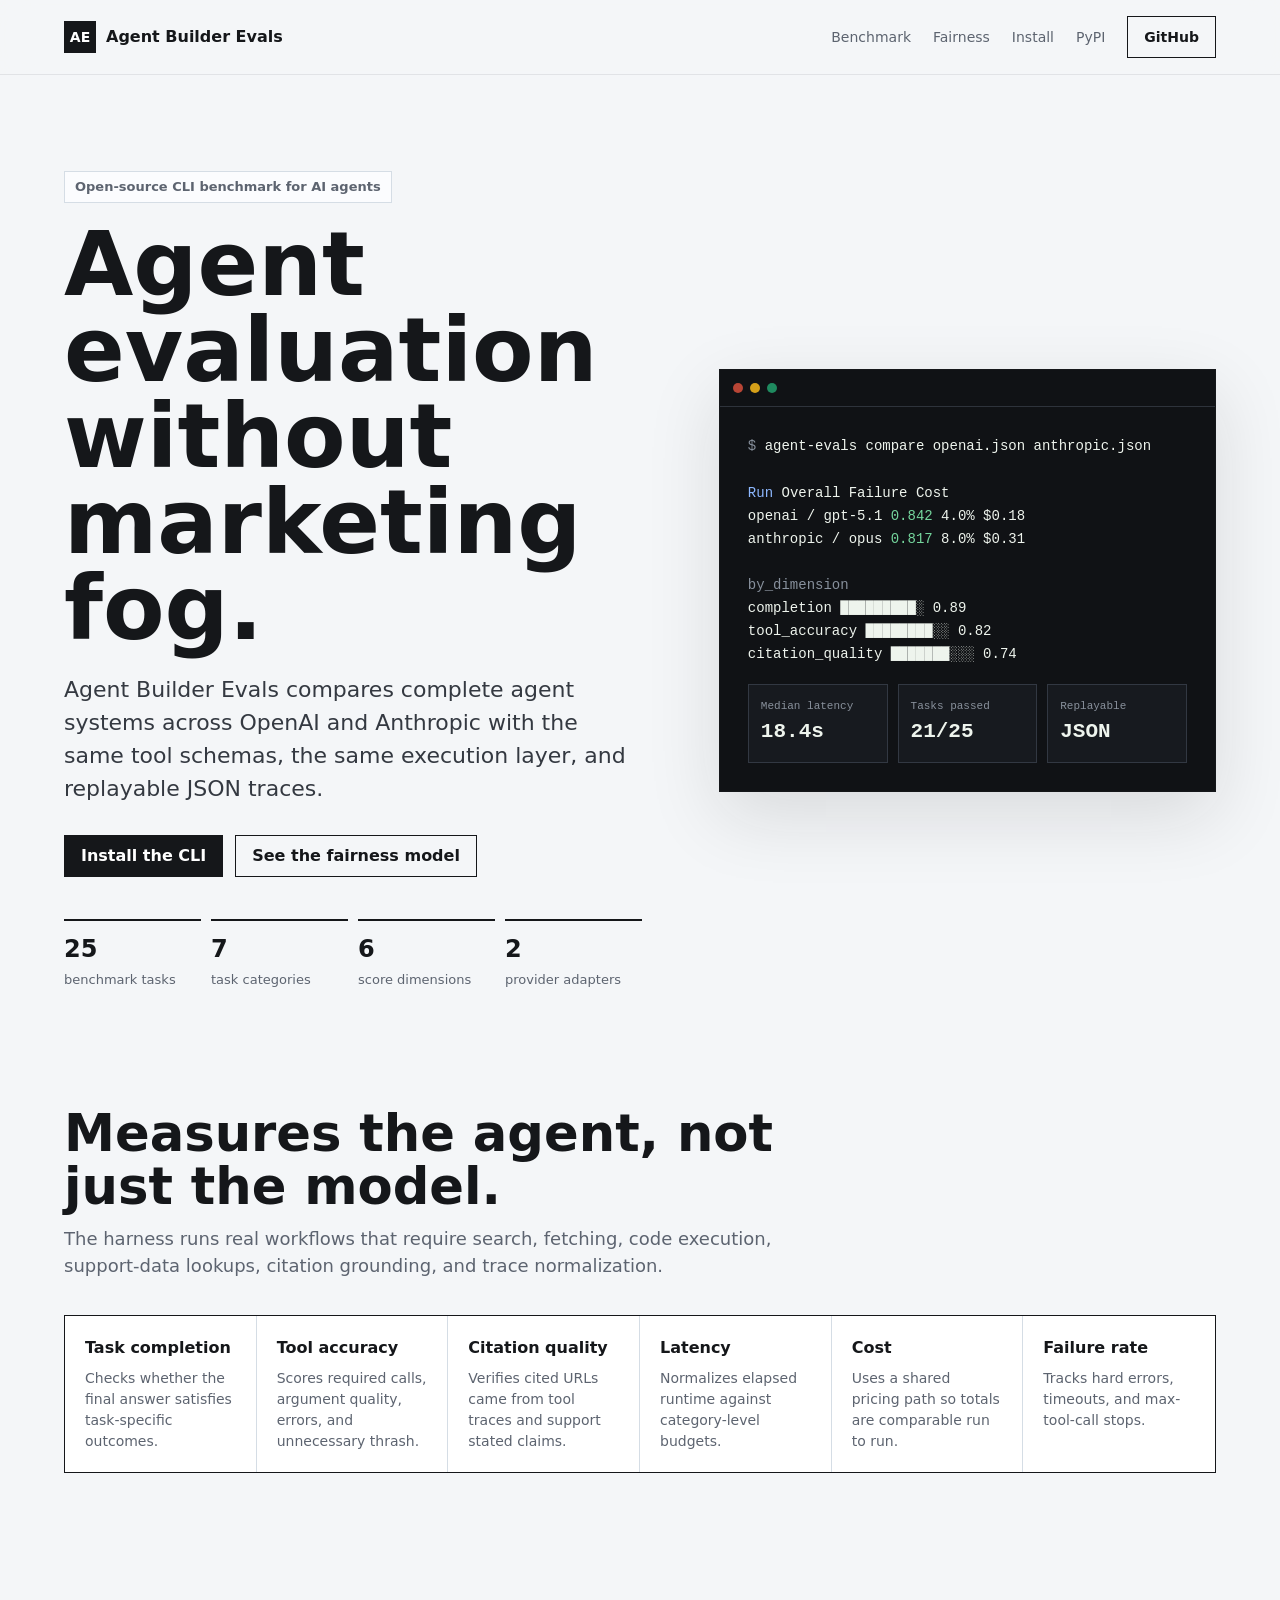
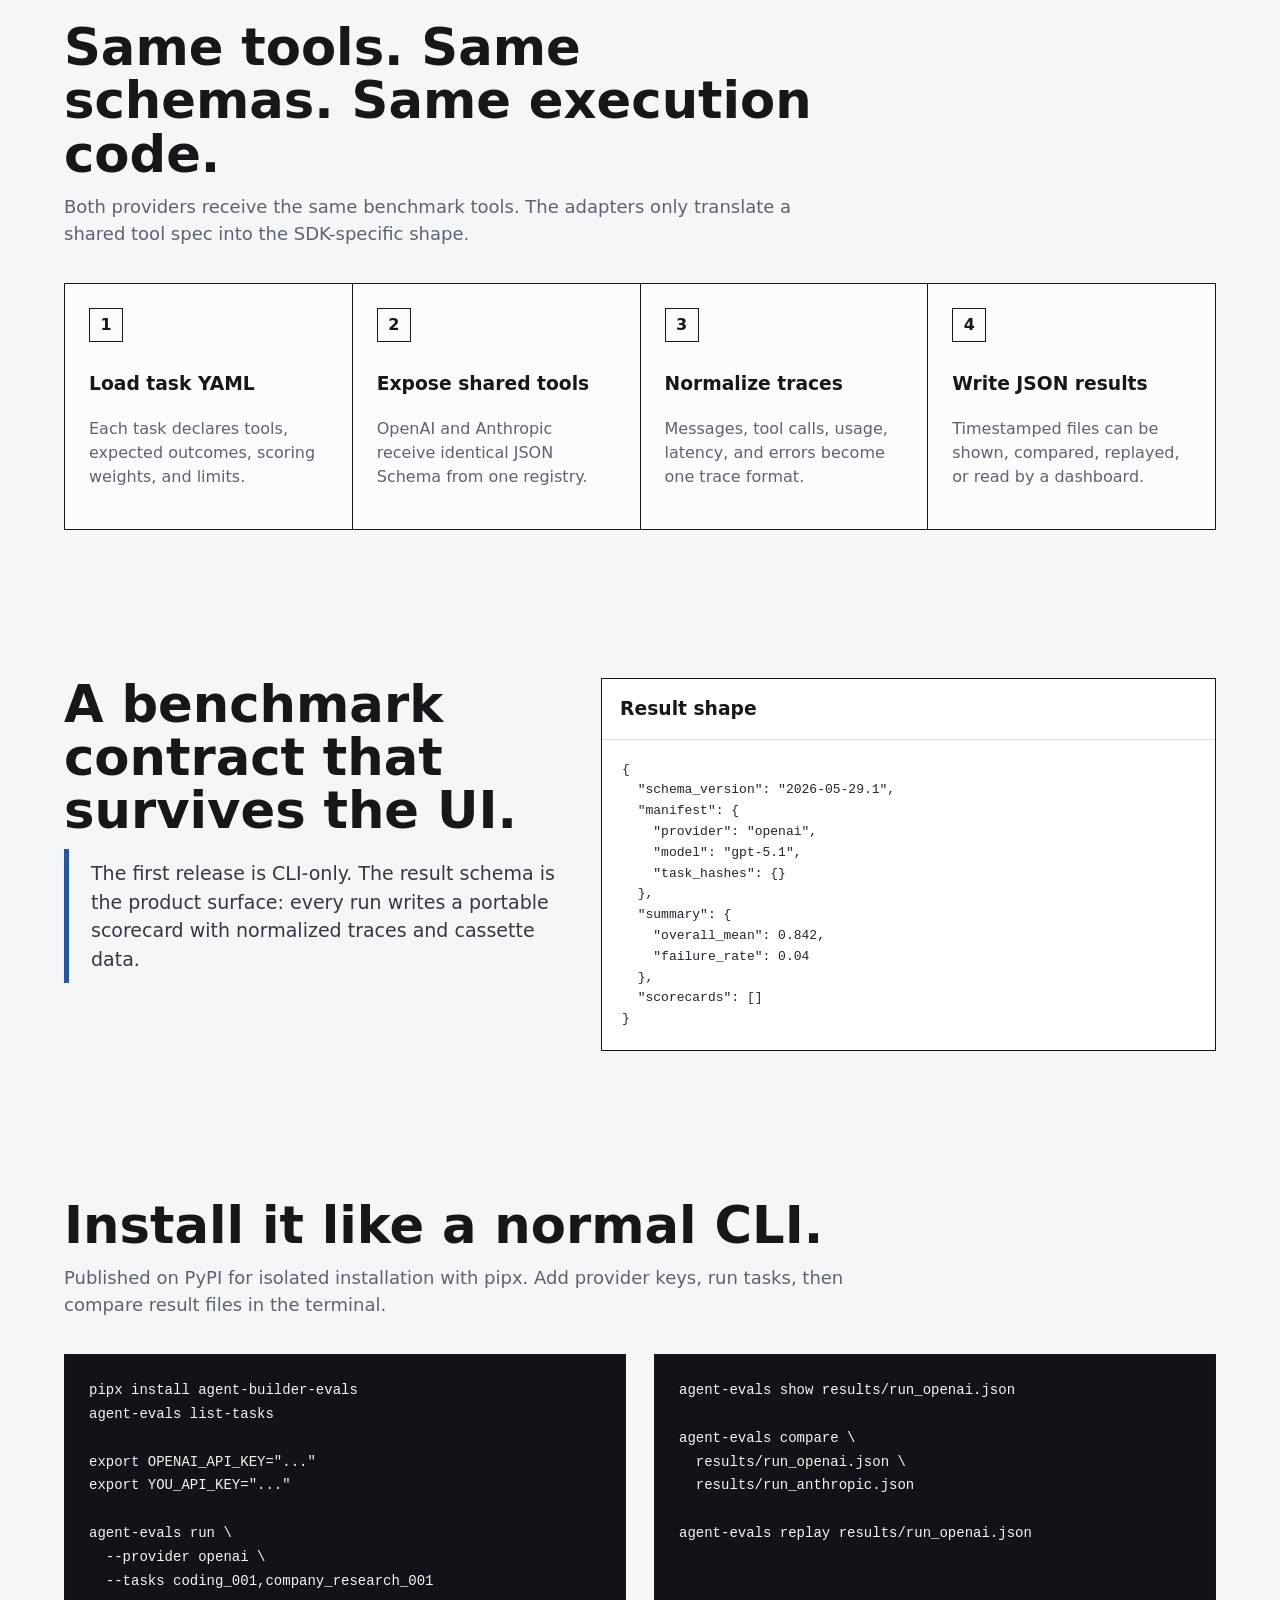
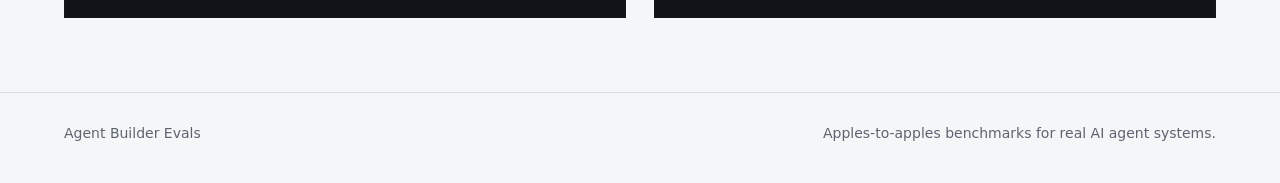
<file: index.html>
<!doctype html>
<html lang="en">
  <head>
    <meta charset="utf-8" />
    <meta name="viewport" content="width=device-width, initial-scale=1" />
    <title>Agent Builder Evals</title>
    <meta
      name="description"
      content="Open-source CLI benchmark suite for apples-to-apples AI agent evaluation across providers."
    />
    <meta property="og:title" content="Agent Builder Evals" />
    <meta
      property="og:description"
      content="Apples-to-apples CLI benchmarks for real AI agent systems."
    />
    <meta property="og:type" content="website" />
    <link rel="stylesheet" href="styles.css" />
  </head>
  <body>
    <div class="shell">
      <nav class="nav" aria-label="Primary navigation">
        <div class="brand">
          <span class="mark">AE</span>
          <span>Agent Builder Evals</span>
        </div>
        <div class="nav-links">
          <a href="#benchmark">Benchmark</a>
          <a href="#fairness">Fairness</a>
          <a href="#install">Install</a>
          <a href="https://pypi.org/project/agent-builder-evals/">PyPI</a>
          <a class="button secondary" href="https://github.com/brainsparker/Agent-Builder-Evals">
            GitHub
          </a>
        </div>
      </nav>

      <main>
        <header class="hero">
          <div>
            <p class="eyebrow">Open-source CLI benchmark for AI agents</p>
            <h1>Agent evaluation without marketing fog.</h1>
            <p class="hero-copy">
              Agent Builder Evals compares complete agent systems across OpenAI and Anthropic
              with the same tool schemas, the same execution layer, and replayable JSON traces.
            </p>
            <div class="actions">
              <a class="button" href="#install">Install the CLI</a>
              <a class="button secondary" href="#fairness">See the fairness model</a>
            </div>
            <div class="proof-row" aria-label="Project facts">
              <div class="proof"><strong>25</strong><span>benchmark tasks</span></div>
              <div class="proof"><strong>7</strong><span>task categories</span></div>
              <div class="proof"><strong>6</strong><span>score dimensions</span></div>
              <div class="proof"><strong>2</strong><span>provider adapters</span></div>
            </div>
          </div>

          <div class="product-shot" aria-label="Terminal output preview">
            <div class="terminal-bar">
              <span class="dot"></span><span class="dot"></span><span class="dot"></span>
            </div>
            <div class="terminal">
              <div><span class="muted">$</span> agent-evals compare openai.json anthropic.json</div>
              <br />
              <div><span class="blue">Run</span>                  Overall   Failure   Cost</div>
              <div>openai / gpt-5.1       <span class="green">0.842</span>     4.0%      $0.18</div>
              <div>anthropic / opus       <span class="green">0.817</span>     8.0%      $0.31</div>
              <br />
              <div class="muted">by_dimension</div>
              <div>completion       █████████░ 0.89</div>
              <div>tool_accuracy    ████████░░ 0.82</div>
              <div>citation_quality ███████░░░ 0.74</div>
              <div class="score-grid">
                <div class="score"><span>Median latency</span><strong>18.4s</strong></div>
                <div class="score"><span>Tasks passed</span><strong>21/25</strong></div>
                <div class="score"><span>Replayable</span><strong>JSON</strong></div>
              </div>
            </div>
          </div>
        </header>

        <section id="benchmark">
          <div class="section-head">
            <h2>Measures the agent, not just the model.</h2>
            <p>
              The harness runs real workflows that require search, fetching, code execution,
              support-data lookups, citation grounding, and trace normalization.
            </p>
          </div>
          <div class="metrics">
            <div class="metric">
              <b>Task completion</b>
              <p>Checks whether the final answer satisfies task-specific outcomes.</p>
            </div>
            <div class="metric">
              <b>Tool accuracy</b>
              <p>Scores required calls, argument quality, errors, and unnecessary thrash.</p>
            </div>
            <div class="metric">
              <b>Citation quality</b>
              <p>Verifies cited URLs came from tool traces and support stated claims.</p>
            </div>
            <div class="metric">
              <b>Latency</b>
              <p>Normalizes elapsed runtime against category-level budgets.</p>
            </div>
            <div class="metric">
              <b>Cost</b>
              <p>Uses a shared pricing path so totals are comparable run to run.</p>
            </div>
            <div class="metric">
              <b>Failure rate</b>
              <p>Tracks hard errors, timeouts, and max-tool-call stops.</p>
            </div>
          </div>
        </section>

        <section id="fairness">
          <div class="section-head">
            <h2>Same tools. Same schemas. Same execution code.</h2>
            <p>
              Both providers receive the same benchmark tools. The adapters only translate a
              shared tool spec into the SDK-specific shape.
            </p>
          </div>
          <div class="flow">
            <div class="flow-step">
              <span class="num">1</span>
              <h3>Load task YAML</h3>
              <p>Each task declares tools, expected outcomes, scoring weights, and limits.</p>
            </div>
            <div class="flow-step">
              <span class="num">2</span>
              <h3>Expose shared tools</h3>
              <p>OpenAI and Anthropic receive identical JSON Schema from one registry.</p>
            </div>
            <div class="flow-step">
              <span class="num">3</span>
              <h3>Normalize traces</h3>
              <p>Messages, tool calls, usage, latency, and errors become one trace format.</p>
            </div>
            <div class="flow-step">
              <span class="num">4</span>
              <h3>Write JSON results</h3>
              <p>Timestamped files can be shown, compared, replayed, or read by a dashboard.</p>
            </div>
          </div>
        </section>

        <section>
          <div class="comparison">
            <div>
              <h2>A benchmark contract that survives the UI.</h2>
              <p class="callout">
                The first release is CLI-only. The result schema is the product surface: every run
                writes a portable scorecard with normalized traces and cassette data.
              </p>
            </div>
            <div class="schema">
              <h3>Result shape</h3>
              <pre><code>{
  "schema_version": "2026-05-29.1",
  "manifest": {
    "provider": "openai",
    "model": "gpt-5.1",
    "task_hashes": {}
  },
  "summary": {
    "overall_mean": 0.842,
    "failure_rate": 0.04
  },
  "scorecards": []
}</code></pre>
            </div>
          </div>
        </section>

        <section id="install">
          <div class="section-head">
            <h2>Install it like a normal CLI.</h2>
            <p>
              Published on PyPI for isolated installation with pipx. Add provider keys, run tasks,
              then compare result files in the terminal.
            </p>
          </div>
          <div class="install">
            <div class="command">
              <pre><code>pipx install agent-builder-evals
agent-evals list-tasks

export OPENAI_API_KEY="..."
export YOU_API_KEY="..."

agent-evals run \
  --provider openai \
  --tasks coding_001,company_research_001</code></pre>
            </div>
            <div class="command">
              <pre><code>agent-evals show results/run_openai.json

agent-evals compare \
  results/run_openai.json \
  results/run_anthropic.json

agent-evals replay results/run_openai.json</code></pre>
            </div>
          </div>
        </section>
      </main>

      <footer class="footer">
        <span>Agent Builder Evals</span>
        <span>Apples-to-apples benchmarks for real AI agent systems.</span>
      </footer>
    </div>
  </body>
</html>
</file>
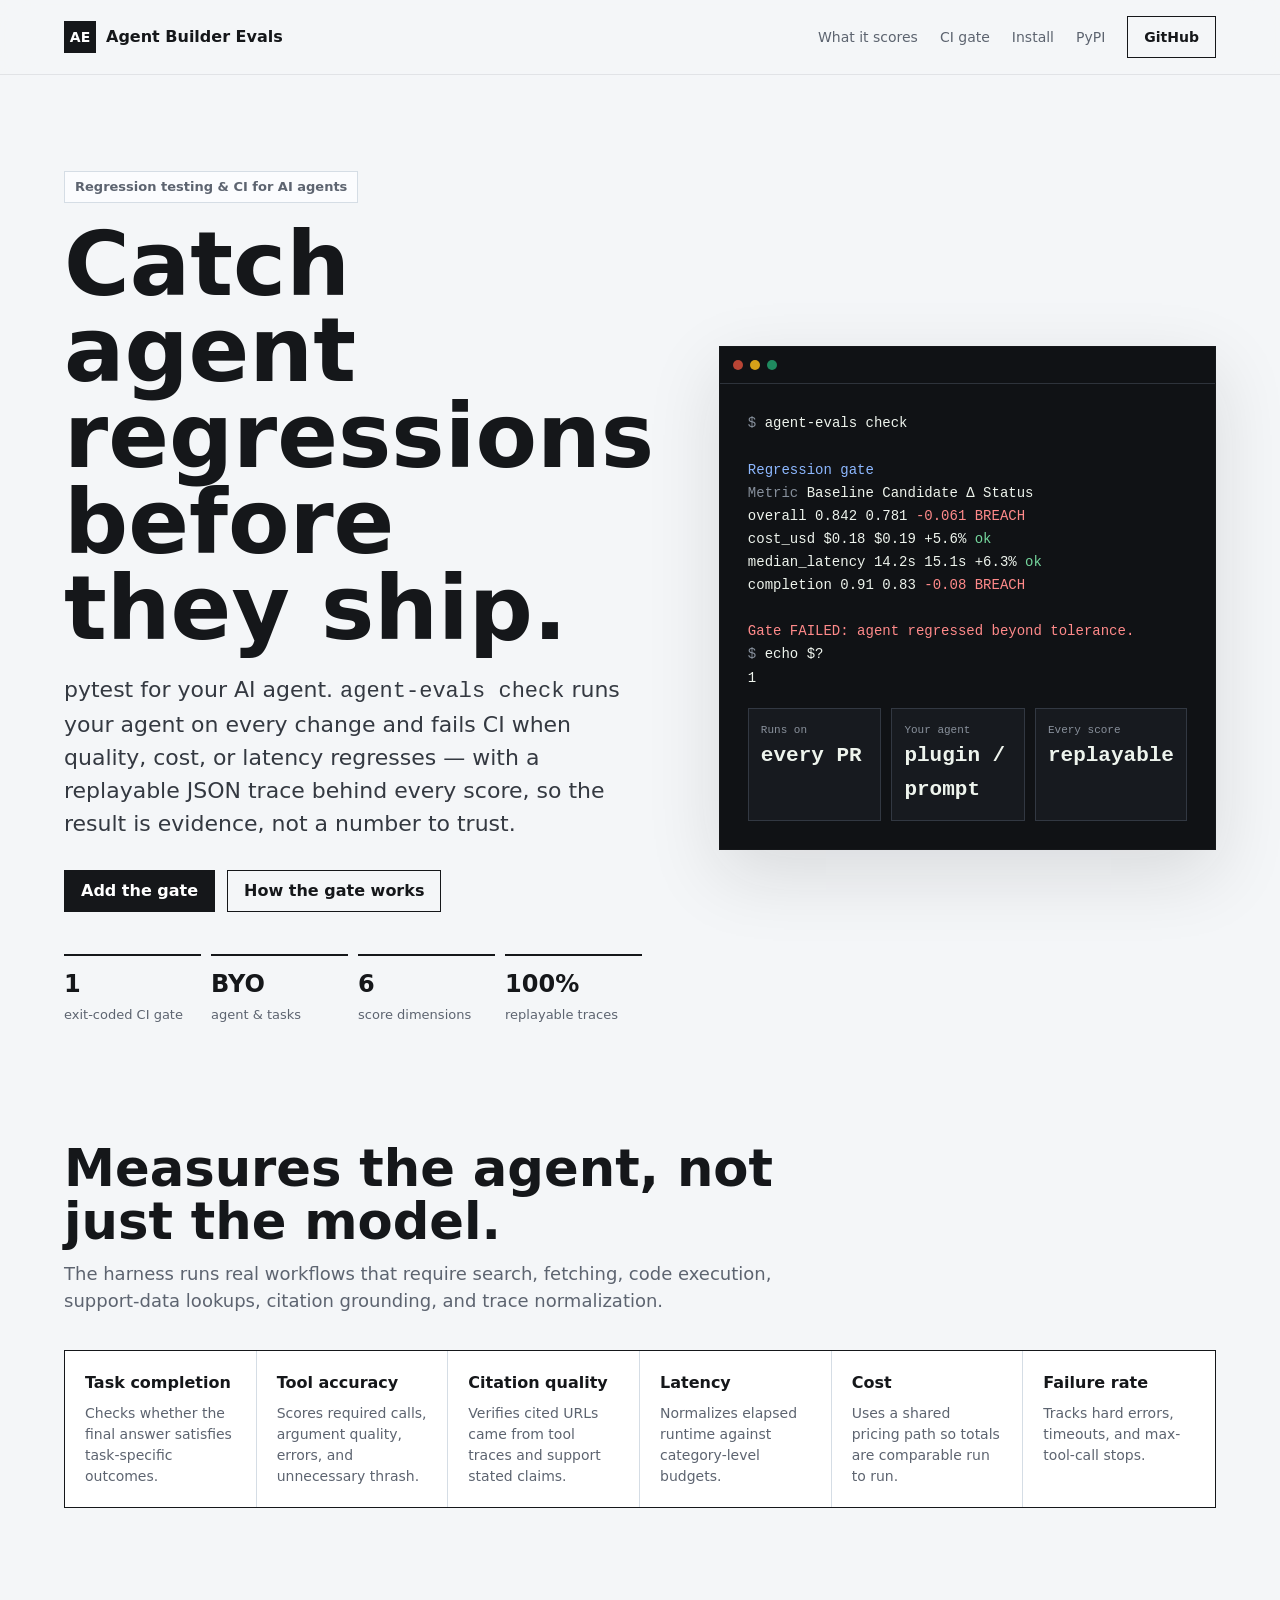
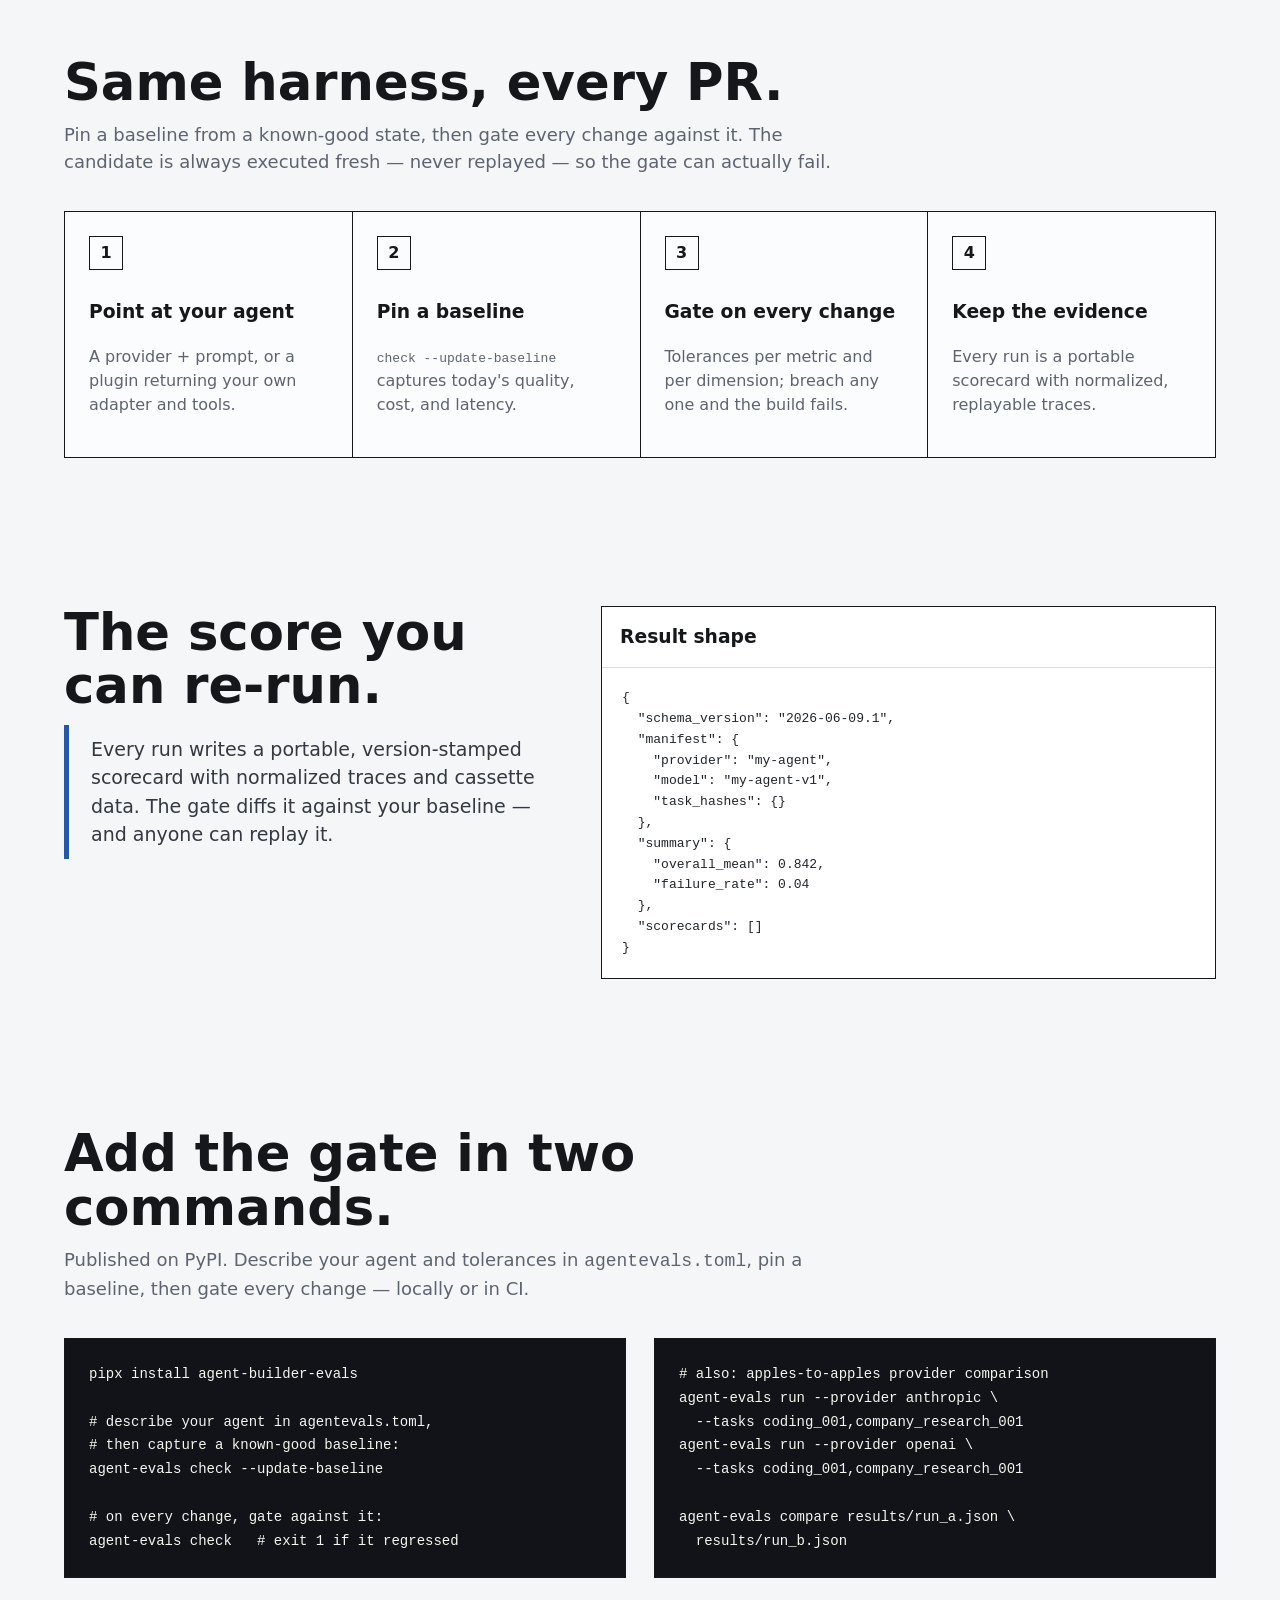
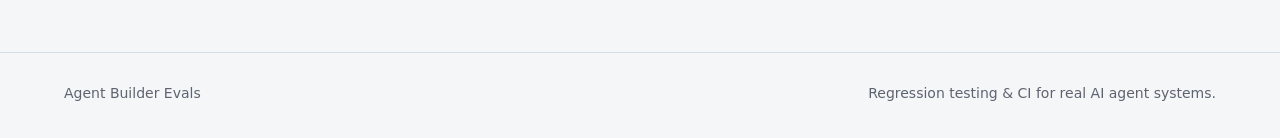
<file: site/index.html>
<!doctype html>
<html lang="en">
  <head>
    <meta charset="utf-8" />
    <meta name="viewport" content="width=device-width, initial-scale=1" />
    <title>Agent Builder Evals</title>
    <meta
      name="description"
      content="Regression testing & CI for AI agents. Run it on every change to catch drops in quality, cost, and latency — with replayable traces as proof."
    />
    <meta property="og:title" content="Agent Builder Evals — CI for AI agents" />
    <meta
      property="og:description"
      content="pytest for your AI agent: a regression gate that fails CI when your agent gets worse, with replayable traces."
    />
    <meta property="og:type" content="website" />
    <link rel="stylesheet" href="styles.css" />
  </head>
  <body>
    <div class="shell">
      <nav class="nav" aria-label="Primary navigation">
        <div class="brand">
          <span class="mark">AE</span>
          <span>Agent Builder Evals</span>
        </div>
        <div class="nav-links">
          <a href="#benchmark">What it scores</a>
          <a href="#ci">CI gate</a>
          <a href="#install">Install</a>
          <a href="https://pypi.org/project/agent-builder-evals/">PyPI</a>
          <a class="button secondary" href="https://github.com/brainsparker/Agent-Builder-Evals">
            GitHub
          </a>
        </div>
      </nav>

      <main>
        <header class="hero">
          <div>
            <p class="eyebrow">Regression testing &amp; CI for AI agents</p>
            <h1>Catch agent regressions before they ship.</h1>
            <p class="hero-copy">
              pytest for your AI agent. <code>agent-evals check</code> runs your agent on every
              change and fails CI when quality, cost, or latency regresses — with a replayable
              JSON trace behind every score, so the result is evidence, not a number to trust.
            </p>
            <div class="actions">
              <a class="button" href="#install">Add the gate</a>
              <a class="button secondary" href="#ci">How the gate works</a>
            </div>
            <div class="proof-row" aria-label="Project facts">
              <div class="proof"><strong>1</strong><span>exit-coded CI gate</span></div>
              <div class="proof"><strong>BYO</strong><span>agent &amp; tasks</span></div>
              <div class="proof"><strong>6</strong><span>score dimensions</span></div>
              <div class="proof"><strong>100%</strong><span>replayable traces</span></div>
            </div>
          </div>

          <div class="product-shot" aria-label="Terminal output preview">
            <div class="terminal-bar">
              <span class="dot"></span><span class="dot"></span><span class="dot"></span>
            </div>
            <div class="terminal">
              <div><span class="muted">$</span> agent-evals check</div>
              <br />
              <div class="blue">Regression gate</div>
              <div><span class="muted">Metric</span>             Baseline  Candidate     Δ   Status</div>
              <div>overall            0.842     0.781   <span class="red">-0.061</span>  <span class="red">BREACH</span></div>
              <div>cost_usd           $0.18     $0.19   +5.6%   <span class="green">ok</span></div>
              <div>median_latency     14.2s     15.1s   +6.3%   <span class="green">ok</span></div>
              <div>completion         0.91      0.83    <span class="red">-0.08</span>   <span class="red">BREACH</span></div>
              <br />
              <div class="red">Gate FAILED: agent regressed beyond tolerance.</div>
              <div><span class="muted">$</span> echo $?</div>
              <div>1</div>
              <div class="score-grid">
                <div class="score"><span>Runs on</span><strong>every PR</strong></div>
                <div class="score"><span>Your agent</span><strong>plugin / prompt</strong></div>
                <div class="score"><span>Every score</span><strong>replayable</strong></div>
              </div>
            </div>
          </div>
        </header>

        <section id="benchmark">
          <div class="section-head">
            <h2>Measures the agent, not just the model.</h2>
            <p>
              The harness runs real workflows that require search, fetching, code execution,
              support-data lookups, citation grounding, and trace normalization.
            </p>
          </div>
          <div class="metrics">
            <div class="metric">
              <b>Task completion</b>
              <p>Checks whether the final answer satisfies task-specific outcomes.</p>
            </div>
            <div class="metric">
              <b>Tool accuracy</b>
              <p>Scores required calls, argument quality, errors, and unnecessary thrash.</p>
            </div>
            <div class="metric">
              <b>Citation quality</b>
              <p>Verifies cited URLs came from tool traces and support stated claims.</p>
            </div>
            <div class="metric">
              <b>Latency</b>
              <p>Normalizes elapsed runtime against category-level budgets.</p>
            </div>
            <div class="metric">
              <b>Cost</b>
              <p>Uses a shared pricing path so totals are comparable run to run.</p>
            </div>
            <div class="metric">
              <b>Failure rate</b>
              <p>Tracks hard errors, timeouts, and max-tool-call stops.</p>
            </div>
          </div>
        </section>

        <section id="ci">
          <div class="section-head">
            <h2>Same harness, every PR.</h2>
            <p>
              Pin a baseline from a known-good state, then gate every change against it. The
              candidate is always executed fresh — never replayed — so the gate can actually fail.
            </p>
          </div>
          <div class="flow">
            <div class="flow-step">
              <span class="num">1</span>
              <h3>Point at your agent</h3>
              <p>A provider + prompt, or a plugin returning your own adapter and tools.</p>
            </div>
            <div class="flow-step">
              <span class="num">2</span>
              <h3>Pin a baseline</h3>
              <p><code>check --update-baseline</code> captures today's quality, cost, and latency.</p>
            </div>
            <div class="flow-step">
              <span class="num">3</span>
              <h3>Gate on every change</h3>
              <p>Tolerances per metric and per dimension; breach any one and the build fails.</p>
            </div>
            <div class="flow-step">
              <span class="num">4</span>
              <h3>Keep the evidence</h3>
              <p>Every run is a portable scorecard with normalized, replayable traces.</p>
            </div>
          </div>
        </section>

        <section>
          <div class="comparison">
            <div>
              <h2>The score you can re-run.</h2>
              <p class="callout">
                Every run writes a portable, version-stamped scorecard with normalized traces and
                cassette data. The gate diffs it against your baseline — and anyone can replay it.
              </p>
            </div>
            <div class="schema">
              <h3>Result shape</h3>
              <pre><code>{
  "schema_version": "2026-06-09.1",
  "manifest": {
    "provider": "my-agent",
    "model": "my-agent-v1",
    "task_hashes": {}
  },
  "summary": {
    "overall_mean": 0.842,
    "failure_rate": 0.04
  },
  "scorecards": []
}</code></pre>
            </div>
          </div>
        </section>

        <section id="install">
          <div class="section-head">
            <h2>Add the gate in two commands.</h2>
            <p>
              Published on PyPI. Describe your agent and tolerances in <code>agentevals.toml</code>,
              pin a baseline, then gate every change — locally or in CI.
            </p>
          </div>
          <div class="install">
            <div class="command">
              <pre><code>pipx install agent-builder-evals

# describe your agent in agentevals.toml,
# then capture a known-good baseline:
agent-evals check --update-baseline

# on every change, gate against it:
agent-evals check   # exit 1 if it regressed</code></pre>
            </div>
            <div class="command">
              <pre><code># also: apples-to-apples provider comparison
agent-evals run --provider anthropic \
  --tasks coding_001,company_research_001
agent-evals run --provider openai \
  --tasks coding_001,company_research_001

agent-evals compare results/run_a.json \
  results/run_b.json</code></pre>
            </div>
          </div>
        </section>
      </main>

      <footer class="footer">
        <span>Agent Builder Evals</span>
        <span>Regression testing &amp; CI for real AI agent systems.</span>
      </footer>
    </div>
  </body>
</html>
</file>
<file: styles.css>
:root {
  --bg: #f4f6f8;
  --ink: #15171a;
  --muted: #5d6470;
  --line: #d5dde5;
  --panel: #ffffff;
  --green: #1f8a5f;
  --blue: #2457a7;
  --red: #b84535;
  --yellow: #d5a019;
  --shadow: 0 24px 70px rgba(21, 23, 26, 0.12);
}

* {
  box-sizing: border-box;
}

html {
  scroll-behavior: smooth;
}

body {
  margin: 0;
  background: var(--bg);
  color: var(--ink);
  font-family:
    Inter, ui-sans-serif, system-ui, -apple-system, BlinkMacSystemFont, "Segoe UI",
    sans-serif;
  line-height: 1.5;
}

a {
  color: inherit;
}

.shell {
  min-height: 100vh;
}

.nav {
  position: sticky;
  top: 0;
  z-index: 20;
  display: flex;
  align-items: center;
  justify-content: space-between;
  gap: 24px;
  padding: 16px clamp(20px, 5vw, 72px);
  border-bottom: 1px solid rgba(21, 23, 26, 0.08);
  background: rgba(244, 246, 248, 0.88);
  backdrop-filter: blur(16px);
}

.brand {
  display: flex;
  align-items: center;
  gap: 10px;
  font-weight: 760;
}

.mark {
  display: grid;
  width: 32px;
  height: 32px;
  place-items: center;
  border: 1px solid var(--ink);
  background: var(--ink);
  color: #fff;
  font-size: 14px;
  font-weight: 800;
}

.nav-links {
  display: flex;
  align-items: center;
  gap: 22px;
  color: var(--muted);
  font-size: 14px;
}

.nav-links a {
  text-decoration: none;
}

.button {
  display: inline-flex;
  align-items: center;
  justify-content: center;
  min-height: 42px;
  padding: 0 16px;
  border: 1px solid var(--ink);
  background: var(--ink);
  color: #fff;
  font-weight: 700;
  text-decoration: none;
}

.button.secondary {
  background: transparent;
  color: var(--ink);
}

.hero {
  display: grid;
  grid-template-columns: minmax(0, 1fr) minmax(380px, 0.86fr);
  gap: clamp(32px, 6vw, 88px);
  align-items: center;
  padding: clamp(54px, 8vw, 96px) clamp(20px, 5vw, 72px) 42px;
}

.eyebrow {
  width: fit-content;
  margin: 0 0 18px;
  padding: 5px 10px;
  border: 1px solid var(--line);
  color: var(--muted);
  font-size: 13px;
  font-weight: 700;
  letter-spacing: 0;
  background: #fbfcfe;
}

h1,
h2,
h3,
p {
  margin-top: 0;
}

h1 {
  max-width: 820px;
  margin-bottom: 22px;
  font-size: clamp(46px, 7vw, 96px);
  line-height: 0.96;
  letter-spacing: 0;
}

.hero-copy {
  max-width: 680px;
  color: #343941;
  font-size: clamp(18px, 2vw, 22px);
}

.actions {
  display: flex;
  flex-wrap: wrap;
  gap: 12px;
  margin-top: 30px;
}

.proof-row {
  display: grid;
  grid-template-columns: repeat(4, minmax(120px, 1fr));
  gap: 10px;
  margin-top: 42px;
  max-width: 760px;
}

.proof {
  border-top: 2px solid var(--ink);
  padding-top: 10px;
}

.proof strong {
  display: block;
  font-size: 24px;
}

.proof span {
  color: var(--muted);
  font-size: 13px;
}

.product-shot {
  position: relative;
  overflow: hidden;
  border: 1px solid var(--ink);
  background: #101215;
  box-shadow: var(--shadow);
}

.terminal-bar {
  display: flex;
  gap: 7px;
  padding: 13px;
  border-bottom: 1px solid #2e333b;
}

.dot {
  width: 10px;
  height: 10px;
  border-radius: 50%;
  background: var(--red);
}

.dot:nth-child(2) {
  background: var(--yellow);
}

.dot:nth-child(3) {
  background: var(--green);
}

.terminal {
  padding: clamp(18px, 3vw, 28px);
  color: #eef4ed;
  font-family: "SFMono-Regular", Consolas, "Liberation Mono", monospace;
  font-size: clamp(12px, 1.45vw, 14px);
  line-height: 1.65;
}

.terminal .muted {
  color: #87909c;
}

.terminal .green {
  color: #75d69d;
}

.terminal .blue {
  color: #8db8ff;
}

.score-grid {
  display: grid;
  grid-template-columns: repeat(3, 1fr);
  gap: 10px;
  margin-top: 18px;
}

.score {
  border: 1px solid #323842;
  padding: 12px;
  background: #171a1f;
}

.score span {
  display: block;
  color: #89919c;
  font-size: 11px;
}

.score strong {
  font-size: 21px;
}

section {
  padding: 74px clamp(20px, 5vw, 72px);
}

.section-head {
  max-width: 780px;
  margin-bottom: 36px;
}

h2 {
  margin-bottom: 12px;
  font-size: clamp(32px, 4vw, 54px);
  line-height: 1.04;
  letter-spacing: 0;
}

.section-head p {
  color: var(--muted);
  font-size: 18px;
}

.metrics {
  display: grid;
  grid-template-columns: repeat(6, minmax(130px, 1fr));
  border: 1px solid var(--ink);
  background: var(--panel);
}

.metric {
  min-height: 148px;
  padding: 20px;
  border-right: 1px solid var(--line);
}

.metric:last-child {
  border-right: 0;
}

.metric b {
  display: block;
  margin-bottom: 8px;
  font-size: 16px;
}

.metric p {
  margin: 0;
  color: var(--muted);
  font-size: 14px;
}

.flow {
  display: grid;
  grid-template-columns: repeat(4, 1fr);
  gap: 1px;
  border: 1px solid var(--ink);
  background: var(--ink);
}

.flow-step {
  min-height: 220px;
  padding: 24px;
  background: #fbfcfe;
}

.flow-step .num {
  display: inline-grid;
  width: 34px;
  height: 34px;
  margin-bottom: 28px;
  place-items: center;
  border: 1px solid var(--ink);
  font-weight: 800;
}

.flow-step p {
  color: var(--muted);
}

.comparison {
  display: grid;
  grid-template-columns: 0.9fr 1.1fr;
  gap: 34px;
  align-items: start;
}

.schema {
  overflow: hidden;
  border: 1px solid var(--ink);
  background: #fff;
}

.schema h3 {
  margin: 0;
  padding: 16px 18px;
  border-bottom: 1px solid var(--line);
}

.schema pre {
  overflow-x: auto;
  margin: 0;
  padding: 20px;
  color: #20252b;
  font-size: 13px;
  line-height: 1.6;
}

.callout {
  border-left: 5px solid var(--blue);
  padding: 10px 0 10px 22px;
  color: #343941;
  font-size: 19px;
}

.install {
  display: grid;
  grid-template-columns: 1fr 1fr;
  gap: 28px;
  align-items: stretch;
}

.command {
  border: 1px solid var(--ink);
  background: #111318;
  color: #f3f7ef;
}

.command pre {
  overflow-x: auto;
  margin: 0;
  padding: 24px;
  font-family: "SFMono-Regular", Consolas, "Liberation Mono", monospace;
  font-size: 14px;
  line-height: 1.7;
}

.footer {
  display: flex;
  justify-content: space-between;
  gap: 18px;
  padding: 30px clamp(20px, 5vw, 72px);
  border-top: 1px solid var(--line);
  color: var(--muted);
  font-size: 14px;
}

@media (max-width: 980px) {
  .hero,
  .comparison,
  .install {
    grid-template-columns: 1fr;
  }

  .metrics {
    grid-template-columns: repeat(2, 1fr);
  }

  .metric {
    border-bottom: 1px solid var(--line);
  }

  .flow {
    grid-template-columns: repeat(2, 1fr);
  }
}

@media (max-width: 680px) {
  .nav {
    align-items: flex-start;
    flex-direction: column;
  }

  .nav-links {
    width: 100%;
    justify-content: space-between;
    gap: 12px;
    font-size: 13px;
  }

  .hero {
    padding-top: 36px;
  }

  h1 {
    font-size: 46px;
  }

  .proof-row,
  .metrics,
  .flow {
    grid-template-columns: 1fr;
  }

  .score-grid {
    grid-template-columns: 1fr;
  }

  .footer {
    flex-direction: column;
  }
}
</file>
<file: site/styles.css>
:root {
  --bg: #f4f6f8;
  --ink: #15171a;
  --muted: #5d6470;
  --line: #d5dde5;
  --panel: #ffffff;
  --green: #1f8a5f;
  --blue: #2457a7;
  --red: #b84535;
  --yellow: #d5a019;
  --shadow: 0 24px 70px rgba(21, 23, 26, 0.12);
}

* {
  box-sizing: border-box;
}

html {
  scroll-behavior: smooth;
}

body {
  margin: 0;
  background: var(--bg);
  color: var(--ink);
  font-family:
    Inter, ui-sans-serif, system-ui, -apple-system, BlinkMacSystemFont, "Segoe UI",
    sans-serif;
  line-height: 1.5;
}

a {
  color: inherit;
}

.shell {
  min-height: 100vh;
}

.nav {
  position: sticky;
  top: 0;
  z-index: 20;
  display: flex;
  align-items: center;
  justify-content: space-between;
  gap: 24px;
  padding: 16px clamp(20px, 5vw, 72px);
  border-bottom: 1px solid rgba(21, 23, 26, 0.08);
  background: rgba(244, 246, 248, 0.88);
  backdrop-filter: blur(16px);
}

.brand {
  display: flex;
  align-items: center;
  gap: 10px;
  font-weight: 760;
}

.mark {
  display: grid;
  width: 32px;
  height: 32px;
  place-items: center;
  border: 1px solid var(--ink);
  background: var(--ink);
  color: #fff;
  font-size: 14px;
  font-weight: 800;
}

.nav-links {
  display: flex;
  align-items: center;
  gap: 22px;
  color: var(--muted);
  font-size: 14px;
}

.nav-links a {
  text-decoration: none;
}

.button {
  display: inline-flex;
  align-items: center;
  justify-content: center;
  min-height: 42px;
  padding: 0 16px;
  border: 1px solid var(--ink);
  background: var(--ink);
  color: #fff;
  font-weight: 700;
  text-decoration: none;
}

.button.secondary {
  background: transparent;
  color: var(--ink);
}

.hero {
  display: grid;
  grid-template-columns: minmax(0, 1fr) minmax(380px, 0.86fr);
  gap: clamp(32px, 6vw, 88px);
  align-items: center;
  padding: clamp(54px, 8vw, 96px) clamp(20px, 5vw, 72px) 42px;
}

.eyebrow {
  width: fit-content;
  margin: 0 0 18px;
  padding: 5px 10px;
  border: 1px solid var(--line);
  color: var(--muted);
  font-size: 13px;
  font-weight: 700;
  letter-spacing: 0;
  background: #fbfcfe;
}

h1,
h2,
h3,
p {
  margin-top: 0;
}

h1 {
  max-width: 820px;
  margin-bottom: 22px;
  font-size: clamp(46px, 7vw, 96px);
  line-height: 0.96;
  letter-spacing: 0;
}

.hero-copy {
  max-width: 680px;
  color: #343941;
  font-size: clamp(18px, 2vw, 22px);
}

.actions {
  display: flex;
  flex-wrap: wrap;
  gap: 12px;
  margin-top: 30px;
}

.proof-row {
  display: grid;
  grid-template-columns: repeat(4, minmax(120px, 1fr));
  gap: 10px;
  margin-top: 42px;
  max-width: 760px;
}

.proof {
  border-top: 2px solid var(--ink);
  padding-top: 10px;
}

.proof strong {
  display: block;
  font-size: 24px;
}

.proof span {
  color: var(--muted);
  font-size: 13px;
}

.product-shot {
  position: relative;
  overflow: hidden;
  border: 1px solid var(--ink);
  background: #101215;
  box-shadow: var(--shadow);
}

.terminal-bar {
  display: flex;
  gap: 7px;
  padding: 13px;
  border-bottom: 1px solid #2e333b;
}

.dot {
  width: 10px;
  height: 10px;
  border-radius: 50%;
  background: var(--red);
}

.dot:nth-child(2) {
  background: var(--yellow);
}

.dot:nth-child(3) {
  background: var(--green);
}

.terminal {
  padding: clamp(18px, 3vw, 28px);
  color: #eef4ed;
  font-family: "SFMono-Regular", Consolas, "Liberation Mono", monospace;
  font-size: clamp(12px, 1.45vw, 14px);
  line-height: 1.65;
}

.terminal .muted {
  color: #87909c;
}

.terminal .green {
  color: #75d69d;
}

.terminal .blue {
  color: #8db8ff;
}

.terminal .red {
  color: #ff8a8a;
}

.score-grid {
  display: grid;
  grid-template-columns: repeat(3, 1fr);
  gap: 10px;
  margin-top: 18px;
}

.score {
  border: 1px solid #323842;
  padding: 12px;
  background: #171a1f;
}

.score span {
  display: block;
  color: #89919c;
  font-size: 11px;
}

.score strong {
  font-size: 21px;
}

section {
  padding: 74px clamp(20px, 5vw, 72px);
}

.section-head {
  max-width: 780px;
  margin-bottom: 36px;
}

h2 {
  margin-bottom: 12px;
  font-size: clamp(32px, 4vw, 54px);
  line-height: 1.04;
  letter-spacing: 0;
}

.section-head p {
  color: var(--muted);
  font-size: 18px;
}

.metrics {
  display: grid;
  grid-template-columns: repeat(6, minmax(130px, 1fr));
  border: 1px solid var(--ink);
  background: var(--panel);
}

.metric {
  min-height: 148px;
  padding: 20px;
  border-right: 1px solid var(--line);
}

.metric:last-child {
  border-right: 0;
}

.metric b {
  display: block;
  margin-bottom: 8px;
  font-size: 16px;
}

.metric p {
  margin: 0;
  color: var(--muted);
  font-size: 14px;
}

.flow {
  display: grid;
  grid-template-columns: repeat(4, 1fr);
  gap: 1px;
  border: 1px solid var(--ink);
  background: var(--ink);
}

.flow-step {
  min-height: 220px;
  padding: 24px;
  background: #fbfcfe;
}

.flow-step .num {
  display: inline-grid;
  width: 34px;
  height: 34px;
  margin-bottom: 28px;
  place-items: center;
  border: 1px solid var(--ink);
  font-weight: 800;
}

.flow-step p {
  color: var(--muted);
}

.comparison {
  display: grid;
  grid-template-columns: 0.9fr 1.1fr;
  gap: 34px;
  align-items: start;
}

.schema {
  overflow: hidden;
  border: 1px solid var(--ink);
  background: #fff;
}

.schema h3 {
  margin: 0;
  padding: 16px 18px;
  border-bottom: 1px solid var(--line);
}

.schema pre {
  overflow-x: auto;
  margin: 0;
  padding: 20px;
  color: #20252b;
  font-size: 13px;
  line-height: 1.6;
}

.callout {
  border-left: 5px solid var(--blue);
  padding: 10px 0 10px 22px;
  color: #343941;
  font-size: 19px;
}

.install {
  display: grid;
  grid-template-columns: 1fr 1fr;
  gap: 28px;
  align-items: stretch;
}

.command {
  border: 1px solid var(--ink);
  background: #111318;
  color: #f3f7ef;
}

.command pre {
  overflow-x: auto;
  margin: 0;
  padding: 24px;
  font-family: "SFMono-Regular", Consolas, "Liberation Mono", monospace;
  font-size: 14px;
  line-height: 1.7;
}

.footer {
  display: flex;
  justify-content: space-between;
  gap: 18px;
  padding: 30px clamp(20px, 5vw, 72px);
  border-top: 1px solid var(--line);
  color: var(--muted);
  font-size: 14px;
}

@media (max-width: 980px) {
  .hero,
  .comparison,
  .install {
    grid-template-columns: 1fr;
  }

  .metrics {
    grid-template-columns: repeat(2, 1fr);
  }

  .metric {
    border-bottom: 1px solid var(--line);
  }

  .flow {
    grid-template-columns: repeat(2, 1fr);
  }
}

@media (max-width: 680px) {
  .nav {
    align-items: flex-start;
    flex-direction: column;
  }

  .nav-links {
    width: 100%;
    justify-content: space-between;
    gap: 12px;
    font-size: 13px;
  }

  .hero {
    padding-top: 36px;
  }

  h1 {
    font-size: 46px;
  }

  .proof-row,
  .metrics,
  .flow {
    grid-template-columns: 1fr;
  }

  .score-grid {
    grid-template-columns: 1fr;
  }

  .footer {
    flex-direction: column;
  }
}
</file>
